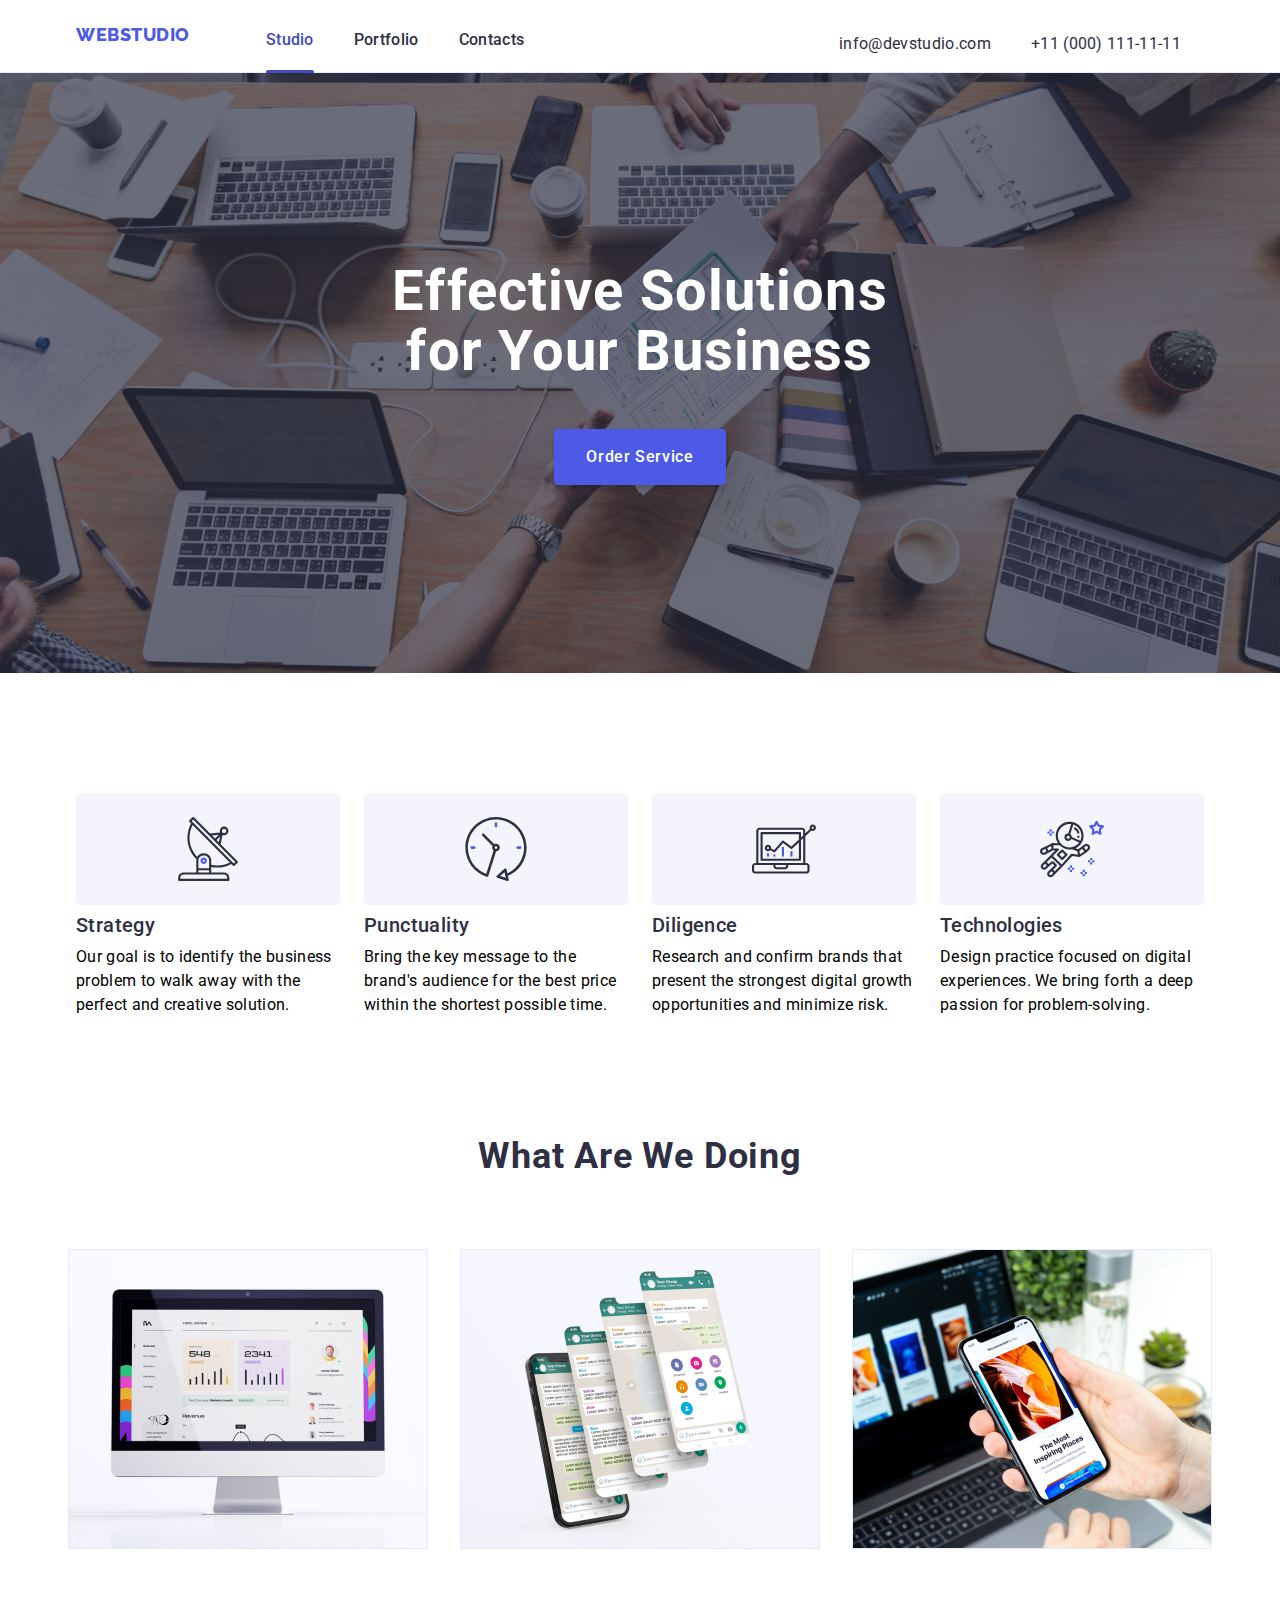
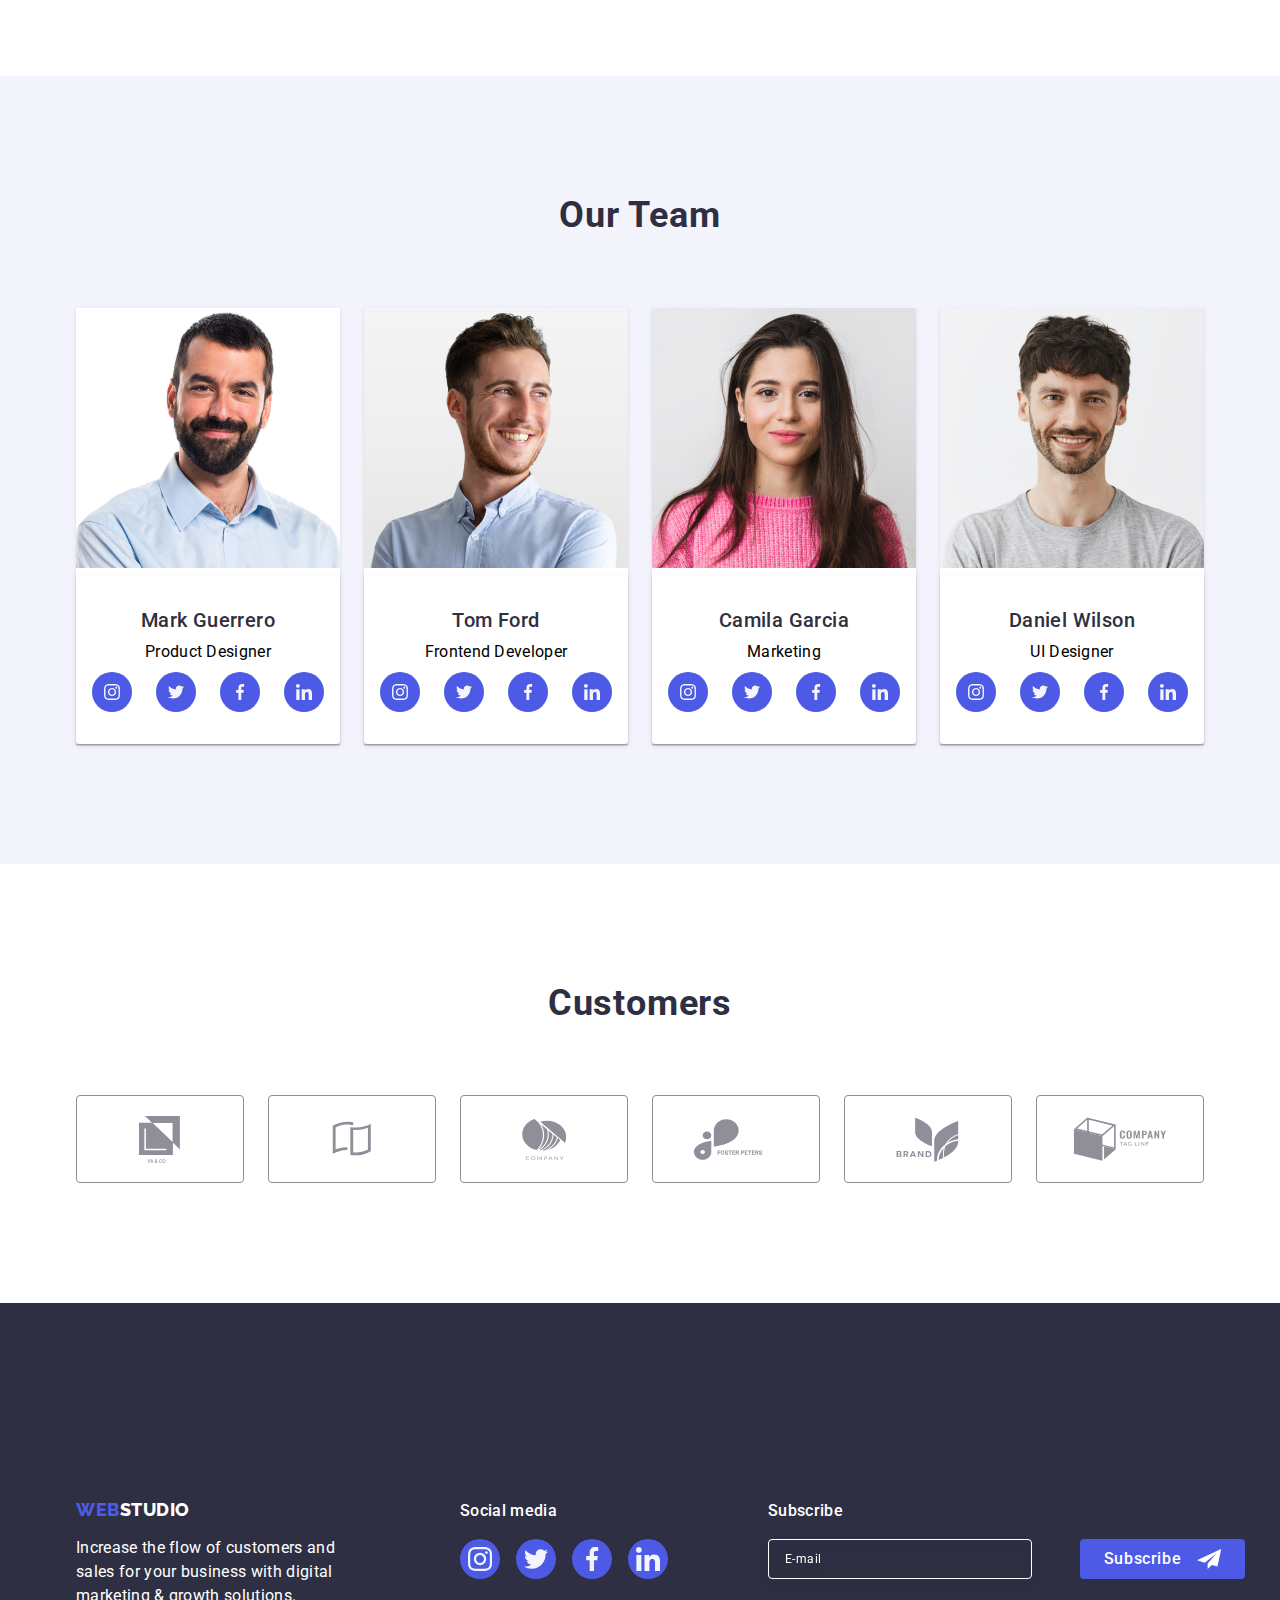
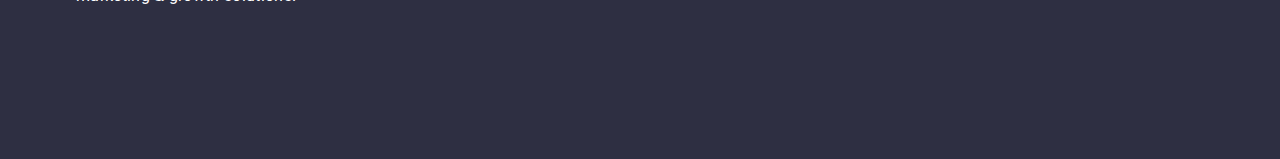
<file: index.html>
<!DOCTYPE html>
<html lang="uk">
    <head>
        <meta charset="UTF-8">  
        <meta http-equiv="X-UA-Compatible" content="IE=edge">
        <meta name="viewport" content="width=device-width, initial-scale=1.0">      
        <!-- Custom styles -->   
        <link rel="preconnect" href="https://fonts.googleapis.com">
        <link rel="preconnect" href="https://fonts.gstatic.com" crossorigin>
        <link href="https://fonts.googleapis.com/css2?family=Raleway:wght@700&family=Roboto:wght@400;500;700;900&display=swap" rel="stylesheet">
        <link rel="stylesheet" href="https://cdnjs.cloudflare.com/ajax/libs/modern-normalize/1.0.0/modern-normalize.min.css">  
        <link rel="stylesheet" href="./css/styles.css">
        <title>Web Studio</title>
    </head>
    <body>
        <header class="header"> 
            <div class="container header-inner"> 
                <nav class="main-nav">
                    <a href="./index.html" class="logo">Web<span>Studio</span></a>
                    <ul class="menu">
                        <li class="menu-item active">
                            <a href="./index.html" class="menu-link">Studio</a>
                        </li>
                        <li class="menu-item">
                            <a href="./portfolio.html" class="menu-link">Portfolio</a>
                        </li>
                        <li class="menu-item">
                            <a href="" class="menu-link">Contacts</a>
                        </li>
                    </ul>
                </nav>
                <address>
                    <ul class="contact-info">
                        <li class="contact-info-item">
                            <a href="mailto:info@devstudio.com" class="contact-info-link">info@devstudio.com</a>
                        </li>
                        <li class="contact-info-item"><a href="tel:+380961111111" class="contact-info-link">+11 (000) 111-11-11</a></li>
                    </ul>  
                </address>  
            </div>
        </header> 
        <main>
            <section class="promo">
                <div class="container">
                    <h1 class="promo-title">Effective Solutions for Your Business</h1>
                    <button type="button" class="promo-button" data-modal-open>Order Service</button>
                </div>
            </section> 
            <section class="features">
                <div class="container">
                    <h2 class="section-title visually-hidden">Features</h2>
                    <ul class="features-list">
                        <li class="features-item">
                            <div class="features-icon-container">
                                <svg class="icon icon-antena" width="64" height="64"><use href="./images/icons.svg#icon-antena"></use></svg>
                            </div>
                            <h3 class="features-title">Strategy</h3>
                            <p class="features-descr">Our goal is to identify the business problem to walk away with the perfect and creative solution.</p>
                        </li>
                        <li class="features-item">
                            <div class="features-icon-container">
                                <svg class="icon icon-clock" width="64" height="64"><use href="./images/icons.svg#icon-clock"></use></svg>
                            </div>
                            <h3 class="features-title">Punctuality</h3>
                            <p class="features-descr">Bring the key message to the brand's audience for the best price within the shortest possible time.</p>
                        </li>
                        <li class="features-item">
                            <div class="features-icon-container">
                                <svg class="icon icon-diagram" width="64" height="64"><use href="./images/icons.svg#icon-diagram"></use></svg>
                            </div>
                            <h3 class="features-title">Diligence</h3>
                            <p class="features-descr">Research and confirm brands that present the strongest digital growth opportunities and minimize risk.</p>
                        </li>
                        <li class="features-item">
                            <div class="features-icon-container">
                                <svg class="icon icon-astronaut" width="64" height="64"><use href="./images/icons.svg#icon-astronaut"></use></svg>
                            </div>
                            <h3 class="features-title">Technologies</h3>
                            <p class="features-descr">Design practice focused on digital experiences. We bring forth a deep passion for problem-solving.</p>
                        </li>
                    </ul>
                </div>
            </section>
            <section class="our-work">
                <div class="container">
                    <h2 class="section-title">What Are We Doing</h2>
                    <ul class="our-work-list">
                        <li class="our-work-item">
                            <img alt="Development of technologies" src="./images/our-work-img-1.png" width="360">
                        </li>
                        <li class="our-work-item">
                            <img alt="Development of mobile applications" src="./images/our-work-img-2.png" width="360"> 
                        </li>
                        <li class="our-work-item">
                            <img alt="Layout design" src="./images/our-work-img-3.png" width="360">   
                        </li>
                    </ul>
                </div>  
            </section>
            <section class="team">
                <div class="container">
                    <h2 class="section-title">Our Team</h2>
                    <ul class="team-list">
                        <li class="team-item">
                            <img src="images/team-img-1.png" alt="Mark Guerrero" width="264">
                            <div class="section-name-position">
                                <h3 class="team-title">Mark Guerrero</h3>
                                <p class="team-description">Product Designer</p>
                                <ul class="team-icon-container">
                                    <li class="team-social-media-item">
                                        <a class="team-social-link" href="#">
                                            <svg class="icon" width="16" height="16"><use href="./images/icons.svg#icon-instagram"></use></svg>
                                        </a>
                                    </li>
                                    <li class="team-social-media-item">
                                        <a class="team-social-link" href="#">
                                            <svg class="icon" width="16" height="16"><use href="./images/icons.svg#icon-twitter"></use></svg>
                                        </a>
                                    </li>
                                    <li class="team-social-media-item">
                                        <a class="team-social-link" href="#">
                                            <svg class="icon" width="16" height="16"><use href="./images/icons.svg#icon-facebook"></use></svg>
                                        </a>
                                    </li>
                                    <li class="team-social-media-item">
                                        <a class="team-social-link" href="#">
                                            <svg class="icon" width="16" height="16"><use href="./images/icons.svg#icon-linkedin"></use></svg>
                                        </a>
                                    </li>
                                </ul>
                            </div>
                        </li>
                        <li class="team-item">
                            <img src="images/team-img-2.png" alt="Tom Ford" width="264">
                            <div class="section-name-position">
                                <h3 class="team-title">Tom Ford</h3>
                                <p class="team-description">Frontend Developer</p>
                                <ul class="team-icon-container">
                                    <li class="team-social-media-item">
                                        <a class="team-social-link" href="#">
                                            <svg class="icon" width="16" height="16"><use href="./images/icons.svg#icon-instagram"></use></svg>
                                        </a>
                                    </li>
                                    <li class="team-social-media-item">
                                        <a class="team-social-link" href="#">
                                            <svg class="icon" width="16" height="16"><use href="./images/icons.svg#icon-twitter"></use></svg>
                                        </a>
                                    </li>
                                    <li class="team-social-media-item">
                                        <a class="team-social-link" href="#">
                                            <svg class="icon" width="16" height="16"><use href="./images/icons.svg#icon-facebook"></use></svg>
                                        </a>
                                    </li>
                                    <li class="team-social-media-item">
                                        <a class="team-social-link" href="#">
                                            <svg class="icon" width="16" height="16"><use href="./images/icons.svg#icon-linkedin"></use></svg>
                                        </a>
                                    </li>
                                </ul>
                            </div>
                        </li>
                        <li class="team-item">
                            <img src="images/team-img-3.png" alt="Camila Garcia" width="264">
                            <div class="section-name-position">
                                <h3 class="team-title">Camila Garcia</h3>
                                <p class="team-description">Marketing</p>
                                <ul class="team-icon-container">
                                    <li class="team-social-media-item">
                                        <a class="team-social-link" href="#">
                                            <svg class="icon" width="16" height="16"><use href="./images/icons.svg#icon-instagram"></use></svg>
                                        </a>
                                    </li>
                                    <li class="team-social-media-item">
                                        <a class="team-social-link" href="#">
                                            <svg class="icon" width="16" height="16"><use href="./images/icons.svg#icon-twitter"></use></svg>
                                        </a>
                                    </li>
                                    <li class="team-social-media-item">
                                        <a class="team-social-link" href="#">
                                            <svg class="icon" width="16" height="16"><use href="./images/icons.svg#icon-facebook"></use></svg>
                                        </a>
                                    </li>
                                    <li class="team-social-media-item">
                                        <a class="team-social-link" href="#">
                                            <svg class="icon" width="16" height="16"><use href="./images/icons.svg#icon-linkedin"></use></svg>
                                        </a>
                                    </li>
                                </ul>
                            </div>
                        </li>
                        <li class="team-item">
                            <img src="images/team-img-4.png" alt="Daniel Wilson" width="264">
                            <div class="section-name-position">
                                <h3 class="team-title">Daniel Wilson</h3>
                                <p class="team-description">UI Designer</p>
                                <ul class="team-icon-container">
                                    <li class="team-social-media-item">
                                        <a class="team-social-link" href="#">
                                            <svg class="icon" width="16" height="16"><use href="./images/icons.svg#icon-instagram"></use></svg>
                                        </a>
                                    </li>
                                    <li class="team-social-media-item">
                                        <a class="team-social-link" href="#">
                                            <svg class="icon" width="16" height="16"><use href="./images/icons.svg#icon-twitter"></use></svg>
                                        </a>
                                    </li>
                                    <li class="team-social-media-item">
                                        <a class="team-social-link" href="#">
                                            <svg class="icon" width="16" height="16"><use href="./images/icons.svg#icon-facebook"></use></svg>
                                        </a>
                                    </li>
                                    <li class="team-social-media-item">
                                        <a class="team-social-link" href="#">
                                            <svg class="icon" width="16" height="16"><use href="./images/icons.svg#icon-linkedin"></use></svg>
                                        </a>
                                    </li>
                                </ul>
                            </div>
                        </li>
                    </ul>
                </div>
            </section>
            <section class="customers">
                <div class="container">
                    <h2 class="section-title">Customers</h2>
                    <ul class="customers-list">
                        <li class="customers-item">
                            <a class="customers-link" href="#">
                                <svg class="icon" width="41" height="47"><use href="./images/icons.svg#icon-ustomers-logo-1"></use></svg> 
                            </a>
                        </li>
                        <li class="customers-item">
                                <a class="customers-link" href="#">
                                    <svg class="icon" width="40" height="52"><use href="./images/icons.svg#icon-ustomers-logo-2"></use></svg>  
                                </a>
                        </li>
                        <li class="customers-item">
                                <a class="customers-link" href="#">
                                    <svg class="icon" width="44" height="41"><use href="./images/icons.svg#icon-ustomers-logo-3"></use></svg>  
                                </a>
                        </li>
                        <li class="customers-item">
                                <a class="customers-link" href="#">
                                    <svg class="icon" width="84" height="41"><use href="./images/icons.svg#icon-ustomers-logo-4"></use></svg>  
                                </a>
                        </li>
                        <li class="customers-item">
                                <a class="customers-link" href="#">
                                <svg class="icon" width="63" height="45"><use href="./images/icons.svg#icon-ustomers-logo-5"></use></svg> 
                                </a> 
                        </li>
                        <li class="customers-item">
                                <a class="customers-link" href="#">
                                <svg class="icon" width="94" height="44"><use href="./images/icons.svg#icon-ustomers-logo-6"></use></svg> 
                                </a>
                        </li>
                    </ul>
                    
                </div>
            </section>
        </main>
        <footer class="footer">
            <div class="footer-inner container">
                <div class="footer-info">
                    <a href="./index.html" class="logo">Web<span>Studio</span></a>
                    <p class="footer-text">
                        Increase the flow of customers and sales for your business with digital marketing & growth solutions.
                    </p>
                </div>
                <div class="footer-social-media">
                    <p class="social-media-title">Social media</p>
                    <ul class="footer-icon-container">
                        <li class="social-media-item">
                            <a class="social-link" href="#">
                                <svg class="icon" width="24" height="24"><use href="./images/icons.svg#icon-instagram"></use></svg>
                            </a>
                        </li>
                        <li class="social-media-item">
                            <a class="social-link" href="#">
                                <svg class="icon" width="24" height="24"><use href="./images/icons.svg#icon-twitter"></use></svg>
                            </a>
                        </li>
                        <li class="social-media-item">
                            <a class="social-link" href="#">
                                <svg class="icon" width="24" height="24"><use href="./images/icons.svg#icon-facebook"></use></svg>
                            </a>
                        </li>
                        <li class="social-media-item">
                            <a class="social-link" href="#">
                                <svg class="icon" width="24" height="24">
                                    <use href="./images/icons.svg#icon-linkedin"></use></svg>
                            </a>
                        </li>
                    </ul>
                </div> 
                <div class="subscribe">
                    <p class="subscribe-title">Subscribe</p>
                    <form class="subscribe-form">
                        <label class="subscribe-form-label">
                            <input name="subscribe" class="subscribe-form-input" type="email" placeholder="E-mail">
                        </label>
                        <button class="subscribe-button" type="submit">Subscribe 
                            <svg class="subscribe-icon" width="24" height="24">
                            <use href="./images/icons.svg#icon-icon-send"></use></svg> 
                        </button>
                    </form>
                </div>
            </div>
        </footer>
        <div class="backdrop is-hidden" data-modal>
            <div class="modal">
                <button type="button" class="modal-close-button" data-modal-close>
                    <svg class="modal-close-icon" width="8" height="8">
                        <use href="./images/icons.svg#icon-close"></use>
                    </svg>
                </button>
                <p class="modal-form-title">Leave your contacts and we will call you back</p>
                <form class="modal-contact-form">
                    <div class="modal-form-field">
                        <label class="contact-form-field-wrapper" for="user-name">Name</label>
                        <div class="input-container">
                            <input id="user-name" class="contact-form-input" type="text" name="user-name" /> 
                            <svg class="contact-form-input-icon" width="18" height="24">
                                <use href="./images/icons.svg#icon-person-black-18dp"></use>
                            </svg>
                        </div>
                    </div>    
                    <div class="modal-form-field">
                        <label class="contact-form-field-wrapper" for="phone">Phone</label>
                        <div class="input-container">
                            <input id="phone" class="contact-form-input" type="tel" name="user_phone" title="xxx-xxx-xx-xx" />
                            <svg class="contact-form-input-icon" width="18" height="24">
                                <use href="./images/icons.svg#icon-phone-black-18dp"></use>
                            </svg>
                        </div>
                    </div>
                    <div class="modal-form-field">
                        <label class="contact-form-field-wrapper" for="email">Email</label>
                        <div class="input-container">
                            <input id="email" class="contact-form-input" type="email" name="user_first_email" />
                            <svg class="contact-form-input-icon" width="18" height="24">
                                <use href="./images/icons.svg#icon-email-black-18dp"></use>
                            </svg>
                        </div>
                    </div>
                    <div class="modal-form-field modal-form-field-comment">
                        <label class="contact-form-field-wrapper" for="user-comment">Comment</label>
                        <textarea id="user-comment" class="contact-form-message" name="user-comment" placeholder="Text input" ></textarea>                       
                    </div>
                    <div class="modal-form-checkbox">
                        <input id="user-privacy" class="contact-form-checkbox visually-hidden" type="checkbox" name="user-privacy"  value="true" />
                        <label class="contact-form-checkbox-wrapper" for="user-privacy">
                            <span class="custom-checkbox">
                                <svg class="contact-form-own-checkbox" width="10" height="8">
                                    <use href="./images/icons.svg#icon-checkmark"></use>
                                </svg>
                            </span>
                            
                            I accept the terms and conditions of the<a href="#" class="modal-privacy">Privacy Policy</a>
                                           
                        </label>
                    </div>
                        <button type="submit" class="contact-form-submit">Send</button>
                </form>
            </div>
        </div>    
        <script src="./js/modal.js"></script>
    </body>
</html>
</file>
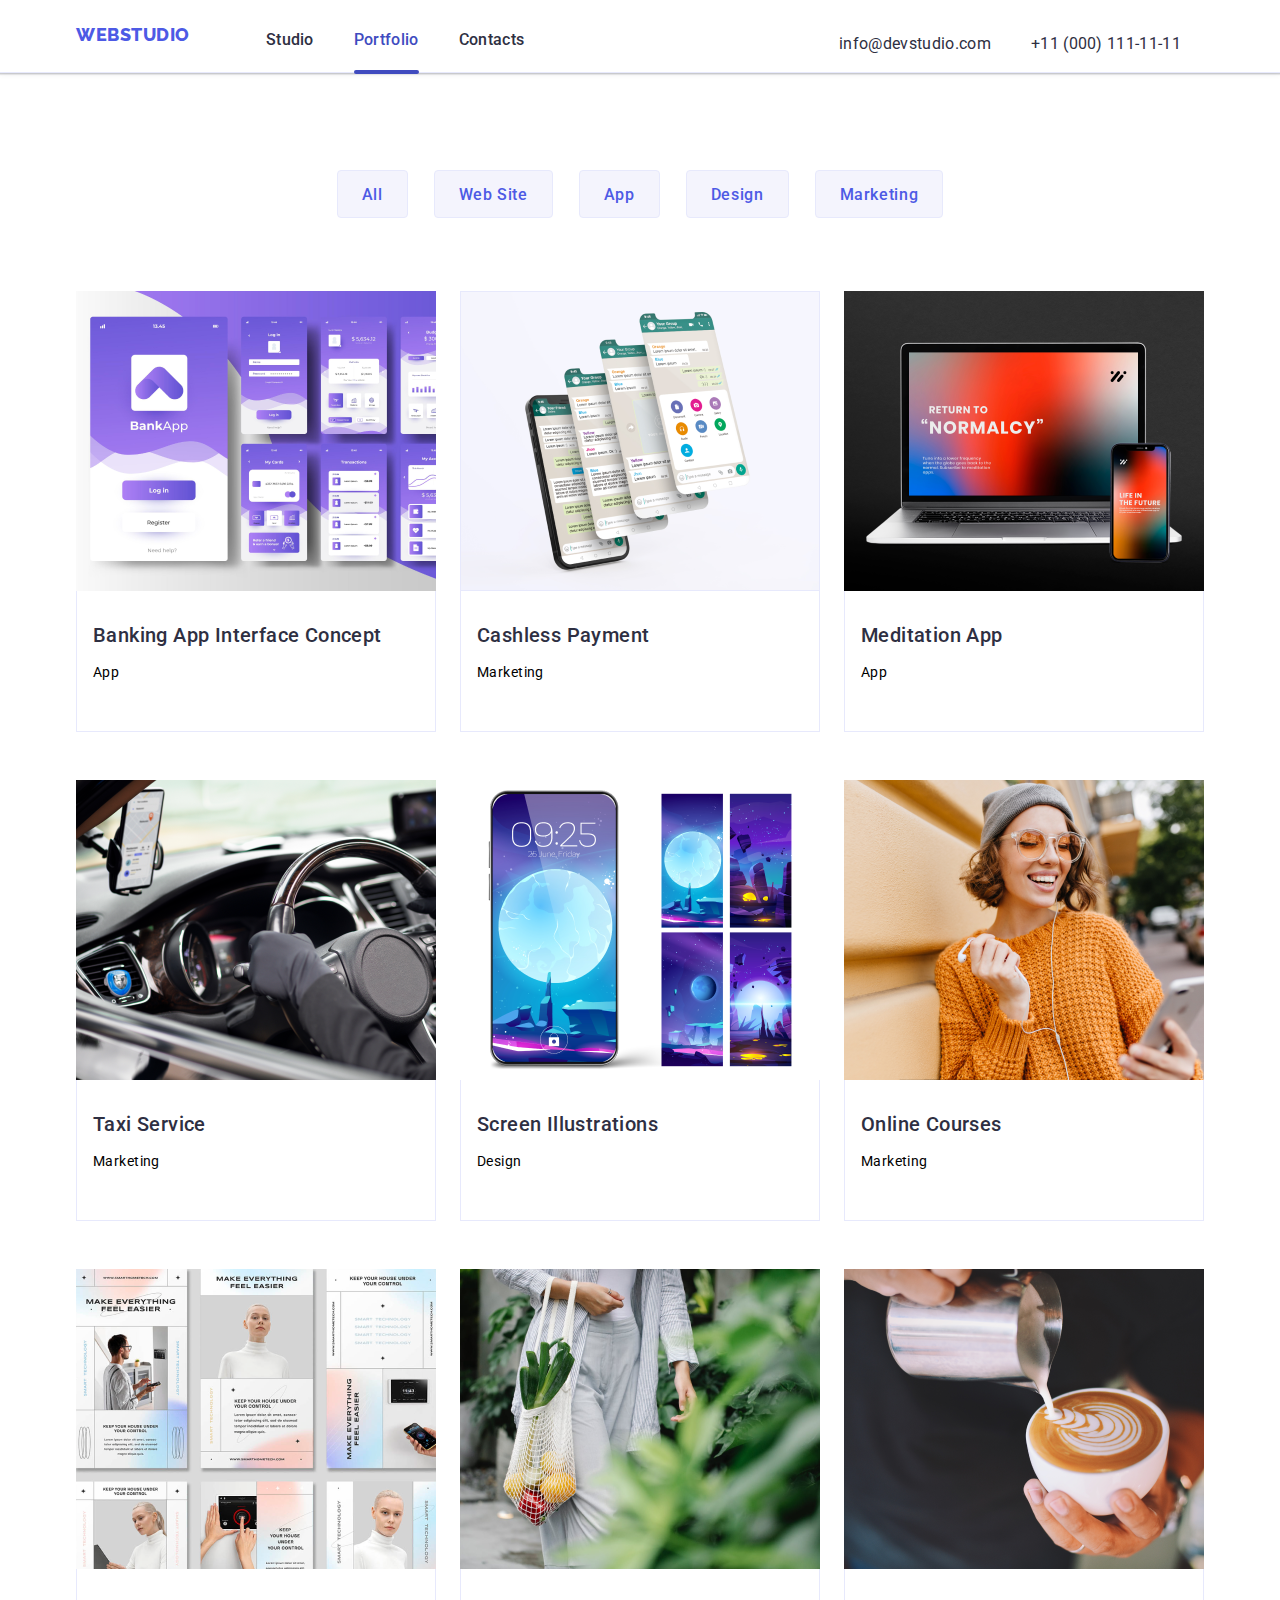
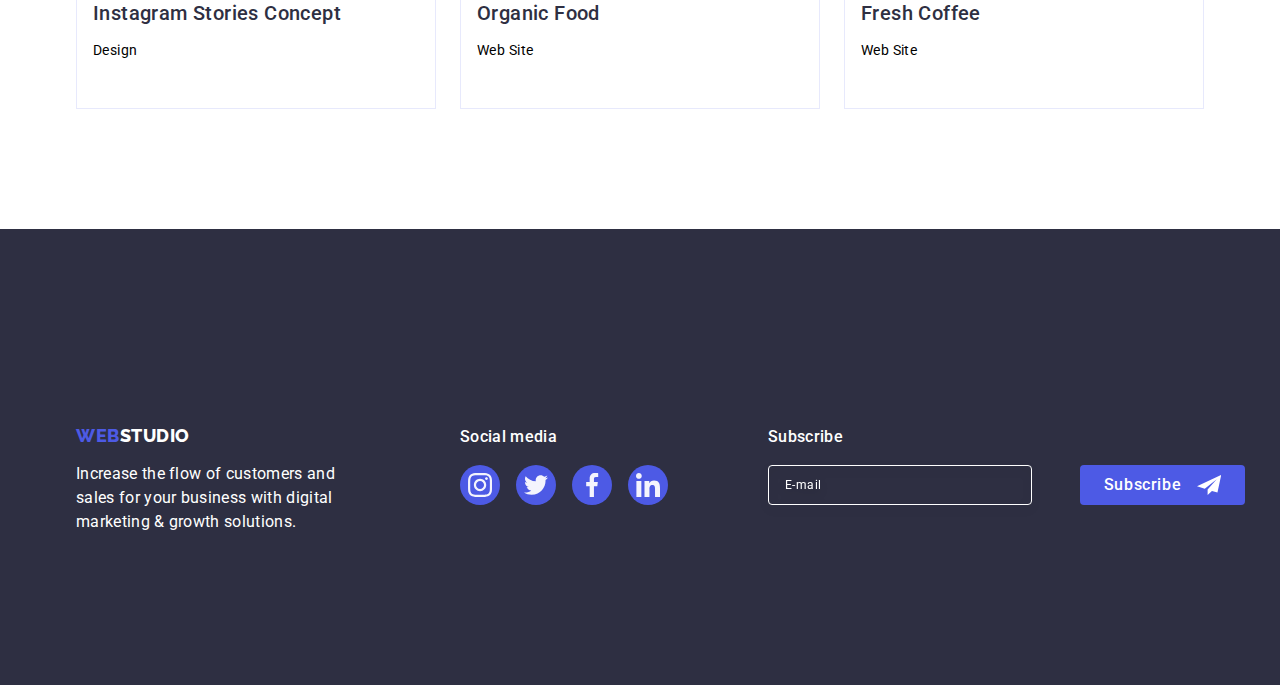
<file: portfolio.html>
<!DOCTYPE html>
<html lang="uk">
<head>
    <meta charset="UTF-8"> 
    <meta http-equiv="X-UA-Compatible" content="IE=edge">
    <meta name="viewport" content="width=device-width, initial-scale=1.0">
    <link rel="preconnect" href="https://fonts.googleapis.com"> 
    <link rel="preconnect" href="https://fonts.gstatic.com" crossorigin>
    <link href="https://fonts.googleapis.com/css2?family=Raleway:wght@700&family=Roboto:wght@400;500;700;900&display=swap" rel="stylesheet">
    <title>Portfolio</title>
    <link rel="stylesheet" href="https://cdnjs.cloudflare.com/ajax/libs/modern-normalize/1.0.0/modern-normalize.min.css">  
    <link rel="stylesheet" href="./css/styles.css">
</head>
<body>                    
    <header class="header"> 
        <div class="container header-inner"> 
            <nav class="main-nav">
                <a href="./index.html" class="logo">Web<span>Studio</span></a>
                <ul class="menu">
                    <li class="menu-item">
                        <a href="./index.html" class="menu-link">Studio</a>
                    </li>
                    <li class="menu-item active">
                        <a href="./portfolio.html" class="menu-link">Portfolio</a>
                    </li>
                    <li class="menu-item">
                        <a href="" class="menu-link">Contacts</a>
                    </li>
                </ul>
            </nav>
            <address>
                <ul class="contact-info">
                    <li class="contact-info-item">
                        <a href="mailto:info@devstudio.com" class="contact-info-link">info@devstudio.com</a>
                    </li>
                    <li class="contact-info-item"><a href="tel:+380961111111" class="contact-info-link">+11 (000) 111-11-11</a></li>
                </ul>  
            </address>  
        </div>
    </header> 
    <main>
        <section class="projects">
            <div class="container">
            <h1 class="visually-hidden">Portfolio</h1>
            <ul class="filter">
                <li><button type="button" class="projects-filter-button">All</button></li>
                <li><button type="button" class="projects-filter-button">Web Site</button></li>
                <li><button type="button" class="projects-filter-button">App</button></li>
                <li><button type="button" class="projects-filter-button">Design</button></li>
                <li><button type="button" class="projects-filter-button">Marketing</button></li>       
            </ul>
            <ul class="projects-list">
                <li class="projects-item">
                    <a href="#" class="project-link" target="_blank">
                    <div class="projects-list-img-wrapper">
                        <img src="./images/project-item-1.png" class="project-img"  alt="Banking App Interface Concept" width="360">
                        <p class="overlay">
                            14 Stylish and User-Friendly App Design Concepts · Task Manager App · Calorie Tracker App · Exotic Fruit Ecommerce App · Cloud Storage App
                        </p>
                    </div>    
                        <div class="projects-item-text">
                            <h2 class="project-title">Banking App Interface Concept</h2>
                            <p class="project-descr">App</p>
                        </div>
                    </a>
                </li>
                <li class="projects-item">
                    <a href="#" class="project-link" target="_blank">
                    <div class="projects-list-img-wrapper">
                        <img src="./images/our-work-img-2.png" class="project-img"  alt="Cashless Payment"  width="360">
                        <p class="overlay">
                            14 Stylish and User-Friendly App Design Concepts · Task Manager App · Calorie Tracker App · Exotic Fruit Ecommerce App · Cloud Storage App
                        </p>
                    </div>
                        <div class="projects-item-text">
                            <h2 class="project-title">Cashless Payment</h2>
                            <p class="project-descr">Marketing</p>
                        </div>
                    </a>
                </li>
                <li class="projects-item">
                    <a href="#" class="project-link" target="_blank">
                    <div class="projects-list-img-wrapper">
                        <img src="./images/project-item-3.png" class="project-img"  alt="Meditation App" width="360">
                        <p class="overlay">
                            14 Stylish and User-Friendly App Design Concepts · Task Manager App · Calorie Tracker App · Exotic Fruit Ecommerce App · Cloud Storage App
                        </p>
                    </div>
                        <div class="projects-item-text">
                            <h2 class="project-title">Meditation App</h2>
                            <p class="project-descr">App</p>
                        </div>
                    </a>
                </li>
                <li class="projects-item">
                    <a href="#" class="project-link" target="_blank">
                    <div class="projects-list-img-wrapper">
                        <img src="./images/project-item-4.png" class="project-img"  alt="Taxi Service" width="360">
                        <p class="overlay">
                            14 Stylish and User-Friendly App Design Concepts · Task Manager App · Calorie Tracker App · Exotic Fruit Ecommerce App · Cloud Storage App
                        </p>
                    </div>
                        <div class="projects-item-text">
                            <h2 class="project-title">Taxi Service</h2>
                            <p class="project-descr">Marketing</p>
                        </div>
                    </a>
                </li>
                <li class="projects-item">
                    <a href="#" class="project-link" target="_blank">
                    <div class="projects-list-img-wrapper">
                        <img src="./images/project-item-5.png" class="project-img"  alt="Screen Illustrations" width="360">
                        <p class="overlay">
                            14 Stylish and User-Friendly App Design Concepts · Task Manager App · Calorie Tracker App · Exotic Fruit Ecommerce App · Cloud Storage App
                        </p>
                    </div>
                        <div class="projects-item-text">
                            <h2 class="project-title">Screen Illustrations</h2>
                            <p class="project-descr">Design</p>
                        </div>
                    </a>
                </li>
                <li class="projects-item">
                    <a href="#" class="project-link" target="_blank">
                    <div class="projects-list-img-wrapper">
                        <img src="./images/project-item-6.png" class="project-img"  alt="Online Courses" width="360">
                        <p class="overlay">
                            14 Stylish and User-Friendly App Design Concepts · Task Manager App · Calorie Tracker App · Exotic Fruit Ecommerce App · Cloud Storage App
                        </p>
                    </div>
                        <div class="projects-item-text">
                            <h2 class="project-title">Online Courses</h2>
                            <p class="project-descr">Marketing</p>
                        </div>
                    </a>
                </li>
                <li class="projects-item">
                    <a href="#" class="project-link" target="_blank">
                    <div class="projects-list-img-wrapper">
                        <img src="./images/project-item-7.png" class="project-img"  alt="Instagram Stories Concept" width="360">
                        <p class="overlay">
                            14 Stylish and User-Friendly App Design Concepts · Task Manager App · Calorie Tracker App · Exotic Fruit Ecommerce App · Cloud Storage App
                        </p>
                    </div>
                        <div class="projects-item-text">
                            <h2 class="project-title">Instagram Stories Concept</h2>
                            <p class="project-descr">Design</p>
                        </div>
                    </a>
                </li>
                <li class="projects-item">
                    <a href="#" class="project-link" target="_blank">
                    <div class="projects-list-img-wrapper">
                        <img src="./images/project-item-8.png" class="project-img"  alt="Organic Food" width="360">
                        <p class="overlay">
                            14 Stylish and User-Friendly App Design Concepts · Task Manager App · Calorie Tracker App · Exotic Fruit Ecommerce App · Cloud Storage App
                        </p>
                    </div>
                        <div class="projects-item-text">
                            <h2 class="project-title">Organic Food</h2>
                            <p class="project-descr">Web Site</p>
                        </div>
                    </a>
                </li>
                <li class="projects-item">
                    <a href="#" class="project-link" target="_blank"> 
                    <div class="projects-list-img-wrapper">
                        <img src="./images/project-item-9.png" class="project-img" alt="Fresh Coffee" width="360">
                        <p class="overlay">
                            14 Stylish and User-Friendly App Design Concepts · Task Manager App · Calorie Tracker App · Exotic Fruit Ecommerce App · Cloud Storage App
                        </p>
                    </div>
                        <div class="projects-item-text">
                            <h2 class="project-title">Fresh Coffee</h2>
                            <p class="project-descr">Web Site</p>
                        </div>
                    </a>
                </li>
            </ul>
        </div>
        </section>
    </main>
    <footer class="footer">
        <div class="footer-inner container">
            <div class="footer-info">
                <a href="./index.html" class="logo">Web<span>Studio</span></a>
                <p class="footer-text">
                    Increase the flow of customers and sales for your business with digital marketing & growth solutions.
                </p>
            </div>
            <div class="footer-social-media">
                <p class="social-media-title">Social media</p>
                <ul class="footer-icon-container">
                    <li class="social-media-item">
                        <a class="social-link" href="#">
                            <svg class="icon" width="24" height="24"><use href="./images/icons.svg#icon-instagram"></use></svg>
                        </a>
                    </li>
                    <li class="social-media-item">
                        <a class="social-link" href="#">
                            <svg class="icon" width="24" height="24"><use href="./images/icons.svg#icon-twitter"></use></svg>
                        </a>
                    </li>
                    <li class="social-media-item">
                        <a class="social-link" href="#">
                            <svg class="icon" width="24" height="24"><use href="./images/icons.svg#icon-facebook"></use></svg>
                        </a>
                    </li>
                    <li class="social-media-item">
                        <a class="social-link" href="#">
                            <svg class="icon" width="24" height="24">
                                <use href="./images/icons.svg#icon-linkedin"></use></svg>
                        </a>
                    </li>
                </ul>
            </div> 
            <div class="subscribe">
                <p class="subscribe-title">Subscribe</p>
                <form class="subscribe-form">
                    <label class="subscribe-form-label">
                        <input name="subscribe" class="subscribe-form-input" type="email" placeholder="E-mail">
                    </label>
                    <button class="subscribe-button" type="submit">Subscribe 
                        <svg class="subscribe-icon" width="24" height="24">
                        <use href="./images/icons.svg#icon-icon-send"></use></svg> 
                    </button>
                </form>
            </div>
        </div>
    </footer>
</body>
</html>
</file>
<file: css/styles.css>
:root {
  ---cmainl: #434455; 
  --secondary-cl: #2e2f42;
  --active-cl: #4d5ae5;
  --active-cl2: #404bbf;
  --light-gray-border-color: #e7e9fc;
  --primary-white-color: #ffffff;
  --main-dark-bg-color: #2e2f42;
  --light-gray-color: #f4f4fd;
  --social-link-hover-color:#31d0aa; 
  --customers-gray-color:#8e8f99;
  --backdrop-bgc:rgba(46, 47, 66, 0.4);
  --modal-bgc:#f4f4fd;
  --page-width: 1440px;
  --section-width: 1200px;
  --transition-duration-and-func: 250ms linear;
}
body {  
    margin: 0;
    background-color: var(--primary-white-color);
    color: var(--main-cl);
    font-family: 'Roboto', sans-serif;
    letter-spacing: 0.03em;
    font-size: 14px;
    line-height: 1.7;
}  
.img {
    display: block;
}
.header { 
    background: #FFFFFF;
    border-bottom: 1px solid #E7E9FC;
    box-shadow: 0px 2px 1px rgba(46, 47, 66, 0.08), 0px 1px 1px rgba(46, 47, 66, 0.16), 0px 1px 6px rgba(46, 47, 66, 0.08);
}
.container {
    width: 1158px;
    margin: auto;
    padding: 0 15px;
}
.active-menu link {
    position: relative;
}
.header .container {
    display: flex;
}
.header-inner {
    margin: auto;
    height: 72px;
    position: relative;
    color: #404bbf;
}
.main-nav {
    display: flex;
    align-items: center;
}
.main-nav .logo {
    padding: 24px 0;
    align-items: center;
    margin-right: 76px;
    color: var(--active-cl);
    text-decoration: none;
    font-family: 'Raleway';
    font-style: normal;
    font-weight: 800;
    font-size: 18px;
    line-height: 21px;
    letter-spacing: 0.03em;
    text-transform: uppercase;
}
.main-nav .logo-span {
    color: var(--secondary-cl);
}
.menu {
    margin: 0;
    padding: 24px 0 12px;
    list-style: none;
    display: flex;
    gap: 40px;
} 
.menu-link {
    text-decoration: none;
    padding: 24px 0;
    font-family: 'Roboto';
    font-style: normal;
    font-weight: 500;
    font-size: 16px;
    line-height: 24px;
    letter-spacing: 0.02em;
    color: var(--secondary-cl);
    transition: color 250ms cubic-bezier(0.4, 0, 0.2, 1);
}
.menu-item.active .menu-link,
.menu-link:hover,
.menu-link:focus {
    position: relative;
    color: #404bbf;    
}
.menu-item.active .menu-link::after {
    content: '';
    width: 100%;
    position: absolute;
    left: 0;
    bottom: -1px;
    height: 4px;
    background-color: #404bbf;
    border-radius: 2px;
}
.contact-info {
    display: flex;
    margin: 0;
    padding: 0;
    list-style: none;
    margin-left: auto;
    position: absolute;
    right: 38px;
    top: 32px;
    gap: 40px;
}
.contact-info-link {
    display: flex;
    text-decoration: none;
    font-family: 'Roboto';
    font-style: normal;
    font-weight: 400;
    font-size: 16px;
    line-height: 24px;
    letter-spacing: 0.02em;
    color: var(--main-cl);
    gap: 40px;
    color: var(--secondary-cl);
    transition: color 250ms cubic-bezier(0.4, 0, 0.2, 1);
}
.contact-info-link:hover,
.contact-info-link:focus  {
    color: var(--active-cl);
}

/*Section promo*/
.promo {
    max-width: 1440px;
    padding: 188px 0;
    margin: 0 auto;
    position: relative;
    background-repeat: no-repeat;
    background-position: center;
    background-size: cover;
    background-origin: padding-box;
    color: var(--primary-white-color);
    background-image: linear-gradient(rgba(46, 47, 66, 0.7), rgba(46, 47, 66, 0.7)), url(../images/people-office.jpg);
    text-align: center;
}
.promo .container {
    position: relative;
    z-index: 1;
}
.promo-title {
    margin: 0 auto 48px;
    max-width: 496px;
    font-family: 'Roboto';
    font-style: normal;
    font-weight: 700;
    font-size: 56px;
    line-height: 60px;
    text-align: center;
    letter-spacing: 0.02em;
}
.promo-button {
    margin: 0 auto;
    display: block;
    padding: 16px 32px;
    background-color: var(--active-cl);
    border: 0;
    height: 56px;
    width: px;
    border-radius: 4px;
    color: var(--primary-white-color);
    cursor: pointer;
    box-shadow: 0px 4px 4px rgba(0, 0, 0, 0.15);
    letter-spacing: 0.04em;
    font-family: 'Roboto';
    font-style: normal;
    font-weight: 500;
    font-size: 16px;
    line-height: 24px;
    min-width: 169px;
    transition: background-color 250ms cubic-bezier(0.4, 0, 0.2, 1);
} 
.promo-button:active,
.promo-button:hover,
.promo-button:focus {
    background-color: #188CE8;
}

/*Section features*/
.features {
    padding: 120px 0;
}
.visually-hidden {
    position: absolute;
    white-space: nowrap;
    width: 1px;
    height: 1px;
    overflow: hidden;
    border: 0;
    padding: 0;
    clip: rect(0 0 0 0);
    clip-path: inset(50%);
    margin: -1px;
  } 
.features-list {
    display: flex;
    margin: 0;
    padding: 0;
    list-style: none;
    gap: 24px;
}

.features-icon-container {
    display: flex;
    justify-content: center;
    align-items: center;
    margin: 0 0 8px 0;
    height: 112px;
    width: 264px;
    background: var(--light-gray-color);
    border-radius: 4px;
}
.features-icon-container .icon {
    width: 64px;
    height: 64px;
}
.features-title {
    margin: 0 0 8px;
    font-family: 'Roboto';
    font-style: normal;
    font-weight: 500;
    font-size: 20px;
    line-height: 24px;
    letter-spacing: 0.02em;
    color: var(--secondary-cl);
}
.features-descr {
    margin: 0;
    font-family: 'Roboto';
    font-style: normal;
    font-weight: 400;
    font-size: 16px;
    line-height: 24px;
    letter-spacing: 0.02em;
    color: var(--main-cl);
}
/*Section our-work*/
.our-work {
    padding: 0 0 120px;
}
.our-work-list {
    display: flex;
    text-align: center;
    margin: 0 -12px;
    padding: 0;
    list-style: none;
    align-items: center;
    gap: 24px;
}
.our-work-item {
    width: calc((100% - 48px) / 3);
}
.our-work-item img {
    width: 360px;
}
/*Section team*/
.team {
    margin: 0 auto;
    padding: 120px 0;
    background-color: var(--light-gray-color);
}
.section-title {
    margin-bottom: 72px;
    margin-top: 0;
    font-weight: 700;
    font-size: 36px;
    line-height: 1.1;
    text-align: center;
    letter-spacing: 0.8px;
    color: var(--secondary-cl);
}
.team-list {
    display: flex;
    text-align: center;
    margin: 0;
    padding: 0;
    list-style: none;
    gap: 24px;
}
.section-name-position {
    box-shadow: 0 1px 6px rgba(46, 47, 66, 0.08), 0 1px 1px rgba(46, 47, 66, 0.16), 0 2px 1px rgba(46, 47, 66, 0.08);
    padding: 32px 0;
}

.team-item {
    margin: 0;
    width: calc((100% - 72px) / 4);
    background: var(--primary-white-color);
    box-shadow: 0px 1px 6px rgba(46, 47, 66, 0.08), 0px 1px 1px rgba(46, 47, 66, 0.16), 0px 2px 1px rgba(46, 47, 66, 0.08);
    border-radius: 0px 0px 4px 4px;
}
.team-title {
    margin: 0 0 8px 0;
    color: var(--secondary-cl);
    font-family: 'Roboto';
    font-style: normal;
    font-weight: 500;
    font-size: 20px;
    line-height: 24px;
    text-align: center;
    letter-spacing: 0.02em;
}
.team-description {
    margin: 0 0 8px 0;
    font-family: 'Roboto';
    font-style: normal;
    font-weight: 400;
    font-size: 16px;
    line-height: 24px;
    text-align: center;
    letter-spacing: 0.02em;
    color: var(--main-cl);
}
.team-icon-container {
    display: flex;
    justify-content: center;
    list-style: none;
    padding: 0;
    gap: 24px;
    background-color: 250ms cubic-bezier(0.4, 0, 0.2, 1);
}
.team-social-media-item {
    width: 40px;
    height: 40px;
} 
.team-social-link {
    display: flex;
    align-items: center; 
    justify-content: center; 
    width: 100%;
    height: 100%;
    background-color: var(--active-cl);
    border-radius: 50%;
    transition:  background-color 250ms cubic-bezier(0.4, 0, 0.2, 1);
}
.team-social-link:hover {
    background-color: var(--active-cl2);
}
.team-social-link:focus {
    background-color: var(--active-cl2);
}
.team-icon-container .icon {
    fill: var(--light-gray-color);
}
.customers {
    padding-bottom: 120px;
    padding-top: 120px;
}
.customers-list {
    display: flex;
    margin: 0;
    padding: 0;
    list-style: none;
    gap: 24px;
}
.customers-item {
    width: calc((100% - 120px) / 6);
    height: 88px;
}
.customers-link {
    display: flex;
    align-items: center;
    justify-content: center;
    width: 100%;
    height: 100%;
    color: var(--customers-gray-color);
    border: 1px solid var(--customers-gray-color);
    border-radius: 4px;
    transition: border-color 250ms cubic-bezier(0.4, 0, 0.2, 1), color 250ms cubic-bezier(0.4, 0, 0.2, 1);
}
.customers-link:hover {
    border-color: #404bbf;
    color: var(--active-cl2);
}
.customers-link:focus {
    border-color: var(--active-cl2);
    color: var(--active-cl2);
}
.customers-link .icon {
    fill: currentColor;
}

/*Footer*/
.footer {
    margin: 0px auto;
    padding: 100px 0;
    background-color: var(--main-dark-bg-color);
    color: var(--primary-white-color);
}
.footer-inner {
    display: flex;
} 
.footer-info {
    margin-right: 120px;
} 
.footer .logo {
    display: inline-block;
    margin-bottom: 16px;
    color: var(--active-cl);
    text-decoration: none;
    font-family: 'Raleway';
    font-style: normal;
    font-weight: 800;
    font-size: 18px;
    line-height: 21px;
    letter-spacing: 0.03em;
    text-transform: uppercase;
}
.footer .logo span {
    color: var(--primary-white-color);
}
.footer-text {
    margin: 0;
    width: 264px;
    font-family: 'Roboto';
    font-style: normal;
    font-weight: 400;
    font-size: 16px;
    line-height: 24px;
    letter-spacing: 0.02em;
    color: var(--primary-white-color);
}
.footer-social-media {
    margin: 0;
}
.social-media-icon-container {
    display: flex;
    flex-direction: row;
    align-items: flex-start;
    padding: 0px;
    gap: 16px;
    position: absolute;
    width: 208px;
    height: 40px;
    left: 540px;
    top: 3028px;
}
.social-media-title {
    margin: 0 0 16px 0;
    font-family: 'Roboto';
    font-style: normal;
    font-weight: 500;
    font-size: 16px;
    line-height: 24px;
    letter-spacing: 0.02em;
    color: var(--primary-white-color);
}
.footer-icon-container {
    display: flex;
    margin: 0;
    padding: 0;
    list-style: none;
    gap: 16px;
}
.footer-icon-container li {
    width: 40px;
    height: 40px;
}
.footer-icon-container .social-link {
    width: 100%;
    height: 100%;
    background-color: var(--active-cl);
    border-radius: 50%;
    display: flex;
    align-items: center;
    justify-content: center;
    transition: background-color 250ms cubic-bezier(0.4, 0, 0.2, 1);
}
.footer-icon-container .social-link:hover {
    background-color: var(--social-link-hover-color);
}
.footer-icon-container .social-link:focus {
    background-color: var(--social-link-hover-color);
}
.footer-icon-container .icon {
    fill: var(--light-gray-color);
}
.subscribe {
    padding: 80px 100px;
}
.subscribe-title {
    margin-bottom: 16px;
    font-weight: 500;
    font-size: 16px;
    line-height: 1.5;
    letter-spacing: 0.02em;
    color: #ffffff;
}
.subscribe-form {
    display: flex;
    gap: 24px;
}
.subscribe-form-label {
    margin-right: 24px;
}
.subscribe-form-input {
    width: 264px;
    height: 40px;
    border: 1px solid #ffffff;
    background-color: transparent;
    font-size: 12px;
    line-height: 1.5;
    letter-spacing: 0.04em;
    padding-left: 16px;
    filter: drop-shadow(0px 4px 4px rgba(0, 0, 0, 0.15));
    border-radius: 4px;
    color: #ffffff;
}
.subscribe-form-input::placeholder {
    color: #ffffff;
}
.subscribe-button {
    display: flex;
    justify-content: center;
    min-width: 165px; 
    height: 40px; 
    align-items: center;
    font-family: "Roboto", sans-serif;
    font-size: 16px;
    font-weight: 500;
    line-height: 1.5;
    letter-spacing: 0.04em;
    color: #ffffff;
    cursor: pointer;
    background-color: #4D5AE5;
    border: none; 
    border-radius: 4px;
}
.subscribe-icon {
    margin-left: 16px;
}
.backdrop {
    position: fixed;
    top: 0;
    left: 0;
    width: 100%;
    height: 100%;
    z-index: 10;
    background: var(--backdrop-bgc);
    transition: opacity 250ms cubic-bezier(0.4, 0, 0.2, 1), visibility 250ms cubic-bezier(0.4, 0, 0.2, 1);}
.modal {
    position: absolute;
    top: 50%;
    left: 50%;
    transform: translate(-50%, -50%);
    width: 408px;
    padding: 72px 24px 24px 24px;
    min-height: 584px;
    background: #fcfcfc;
    box-shadow: 0 1px 1px rgba(0, 0, 0, 0.14), 0 1px 3px rgba(0, 0, 0, 0.12), 0 2px 1px rgba(0, 0, 0, 0.2);
    border-radius: 4px;
    transition: transform 250ms cubic-bezier(0.4, 0, 0.2, 1);
}
.modal-contact-form {
    margin-bottom: 8px;
}
.modal-form-title {
    font-family: 'Roboto';
    font-style: normal;
    font-weight: 500;
    font-size: 16px;
    line-height: 24px;
    text-align: center;
    letter-spacing: 0.02em;
    color: #2E2F42;    
}
.modal-close-button {
    position: absolute;
    top: 24px;
    right: 24px;
    display: flex;
    align-items: center;
    justify-content: center;
    width: 24px;
    height: 24px;
    padding: 0;
    padding-right: 0;
    background: #E7E9FC;
    border: 1px solid rgba(0, 0, 0, 0.1);
    border-radius: 50%;
    cursor: pointer;
    transition: background-color 250ms cubic-bezier(0.4, 0, 0.2, 1), border 250ms cubic-bezier(0.4, 0, 0.2, 1);
}
.modal-close-icon {
    transition: fill 250ms cubic-bezier(0.4, 0, 0.2, 1);
}
.modal-close-button:hover {
    background-color: #404bbf;
    border: none;
    fill: #ffffff;
}
.modal-close-button:focus {
    background-color: #404bbf;
    border: none;
    fill: #ffffff;
}
.is-hidden {
    opacity: 0;
    visibility: hidden;
    pointer-events: none;
}
.contact-form-field-wrapper {
    display: block;
    margin-bottom: 4px;
    font-size: 12px;
    letter-spacing: 0.04em;
    color: #8e8f99;
    font-style: normal;
    line-height: 1.17;
}
.contact-form-checkbox-wrapper {
    margin-bottom: 4px;
    font-size: 12px;
    letter-spacing: 0.04em;
    color: #8e8f99;
    font-style: normal;
    line-height: 1.17;
}

.modal-form-field {
    margin-bottom: 8px;
}
.modal-form-field-comment {
    margin-bottom: 16px;
}
.contact-form-input-wrapper {
    position: relative;
    display: block;
}
.contact-form-input { 
    width: 100%;
    height: 40px;
    padding-left: 38px;
    font-family: 'Roboto';
    font-style: normal;
    font-weight: 400;
    font-size: 12px;
    line-height: 14px;
    letter-spacing: 0.04em;
    border: 1px solid rgba(46, 47, 66, 0.4);
    background-color: transparent;
    outline: transparent;
    transition: border-color 250ms cubic-bezier(0.4, 0, 0.2, 1);
    border-radius: 4px;
    color: #8E8F99;    
}
.contact-form-input:focus {
    border: 1px solid #4D5AE5;
    outline: none;
}
.input-container {
    position: relative;
}
.contact-form-input-icon {
    position: absolute;
    top: 50%;
    left:16px;
    transform: translateY(-50%);
    transition: fill 250ms cubic-bezier(0.4, 0, 0.2, 1);
    display: block;
    width: 18px;
    height: 18px;
}
.contact-form-input:focus + .contact-form-input-icon {
    fill: #4D5AE5;
}
.contact-form-message {
    box-sizing: border-box;
    width: 100%;
    height: 120px;
    padding: 8px 16px;
    outline: transparent;
    resize: none;
    transition: border-color 250ms cubic-bezier(0.4, 0, 0.2, 1);
    font-size: 12px;
    line-height: 1.17;
    border: 1px solid rgba(46, 47, 66, 0.2);
    letter-spacing: 0.04em;
    color: rgba(46, 47, 66, 0.4);
    border-radius: 4px;
    background-color: transparent; 
}

.contact-form-message::placeholder {
    color: rgba(46, 47, 66, 0.4);
}

.contact-form-message:focus {
    border-color: #4D5AE5;
    outline: none;
}
.modal-form-checkbox {
    margin-bottom: 24px;
}
.contact-form-checkbox {
    appearance: none;
    position: absolute;
}
.custom-checkbox {
    display: inline-flex;
    align-items: center;
    justify-content: center;
    fill: transparent; 
    width: 16px;
    height: 16px;
    margin-right: 8px;
    border-radius: 4px;
    cursor: pointer;
    border: 1px solid rgba(46, 47, 66, 0.4); 
    border-radius: 2px;
    transition: background-color 250ms cubic-bezier(0.4, 0, 0.2, 1), border 250ms cubic-bezier(0.4, 0, 0.2, 1), fill 250ms cubic-bezier(0.4, 0, 0.2, 1);
}
.contact-form-checkbox:focus + .contact-form-checkbox-wrapper  .custom-checkbox {
    outline: 2px solid rgba(0,0,255,0.5);
}
.contact-form-checkbox:checked + .contact-form-checkbox-wrapper .custom-checkbox {
    background-color:  #404bbf;
    border: none;
    fill: #ffffff;
    border-color: #404bbf;
}
.modal-privacy {
    color: var(--active-cl)

}
.contact-form-submit {
    display: block;
    margin-left: auto;
    margin-right: auto;
    padding: 10px 32px;
    min-width: 169px;
    height: 56px;
    font-family: "Roboto", sans-serif;
    letter-spacing: 0.04em;
    cursor: pointer;
    font-style: normal;
    font-weight: 500;
    font-size: 16px;
    line-height: 24px;
    background: #4D5AE5;
    border: 0;
    color: #ffffff;
    box-shadow: 0px 4px 4px rgba(0, 0, 0, 0.15);
    border-radius: 4px;
    transition: background-color 250ms cubic-bezier(0.4, 0, 0.2, 1);
}
.projects {
    padding: 96px 0 120px;
}
.container {
    align-items: baseline
}
.projects .filter {
    display: flex;
    justify-content: center;
    margin: 0 0 72px;
    padding: 0;
    text-align: center;
    list-style: none;
    gap: 24px;
    position: relative;
    color: #404bbf;
}
.projects .filter li {
    border: 1px solid transparent;
}
.projects-filter-button {
    padding: 12px 24px;
    height: 48px;
    background: #F4F4FD;
    border: 1px solid var(--light-gray-border-color);
    border-radius: 4px;
    font-family: 'Roboto';
    font-style: normal;
    font-weight: 500;
    font-size: 16px;
    line-height: 24px;
    letter-spacing: 0.04em;
    color: #4D5AE5;
    transition: color 250ms cubic-bezier(0.4, 0, 0.2, 1), background-color 250ms cubic-bezier(0.4, 0, 0.2, 1), border-color 250ms cubic-bezier(0.4, 0, 0.2, 1), box-shadow 250ms cubic-bezier(0.4, 0, 0.2, 1);
}
.projects-filter-button:hover {
    border: 1px solid transparent;
    box-shadow: 0 3px 1px rgba(0, 0, 0, 0.1), 0 2px 1px rgba(0, 0, 0, 0.08), 0 2px 2px rgba(0, 0, 0, 0.12); 
    background-color: var(--active-cl2);
    color: var(--primary-white-color);
}
.projects-filter-button:focus {
    border: 1px solid transparent;
    box-shadow: 0 3px 1px rgba(0, 0, 0, 0.1), 0 2px 1px rgba(0, 0, 0, 0.08), 0 2px 2px rgba(0, 0, 0, 0.12); 
    background-color: var(--active-cl2);
    color: var(--primary-white-color);
}
.projects-filter-button.active,
.projects .filter li:nth-child(1) button.active {
    border: 1px solid transparent;
    background: var(--active-cl2);
    box-shadow: 0px 3px 1px rgba(0, 0, 0, 0.1), 0px 1px 2px rgba(0, 0, 0, 0.08), 0px 2px 2px rgba(0, 0, 0, 0.12);
    color: var(--primary-white-color);
}
.projects-list {
    display: flex;
    flex-wrap: wrap;
    margin: 0;
    padding: 0px;
    list-style: none;
    column-gap: 24px;
    row-gap: 48px;
}
.projects-item {
    width: calc((100% - 48px) / 3);
}
.projects-list-img-wrapper {
    position: relative;
    overflow: hidden;
}
.overlay {
    position: absolute;
    width: 360px;
    height: 300px;
    left: 0px;
    top: 0px;
    margin: 0;
    padding: 40px 32px;
    mix-blend-mode: normal;
    background: var(--active-cl);
    color: var(--light-gray-color);
    overflow: auto;
    transform: translateY(100%);
    transition: transform 500ms linear;
    font-family: 'Roboto';
    font-style: normal;
    font-weight: 400;
    font-size: 16px;
    line-height: 24px;
    letter-spacing: 0.02em;    
    transition: transform 250ms cubic-bezier(0.4, 0, 0.2, 1);    
} 
.project-link:hover .overlay,
.project-link:focus .overlay {
    transform: translateY(0%);
}
.projects-item-text {
    padding: 32px 16px;
    border: 1px solid var(--light-gray-border-color);
    border-top: none;
}

.project-link {
    display: block;
    text-decoration: none;
    color: inherit;
    transition: box-shadow 250ms cubic-bezier(0.4, 0, 0.2, 1);
}
.project-link:hover {
    box-shadow: 0px 1px 6px rgba(46, 47, 66, 0.08), 0px 1px 1px rgba(46, 47, 66, 0.16), 0px 2px 1px rgba(46, 47, 66, 0.08);
}
.project-link:focus {
    box-shadow: 0px 1px 6px rgba(46, 47, 66, 0.08), 0px 1px 1px rgba(46, 47, 66, 0.16), 0px 2px 1px rgba(46, 47, 66, 0.08);
}
.project-img {
    display: block;
}
.project-title {  
    display: block;  
    margin: 0 0 8px;
    color: var(--secondary-cl);
    font-family: 'Roboto';
    font-style: normal;
    font-weight: 500;
    font-size: 20px;
    line-height: 24px;
    letter-spacing: 0.02em;
}
.project-description {
    margin: 0;
    line-height: 2.14;
}
.footer-inner-container {
    align-items: baseline;
    margin-right: 120px;
}
</file>
